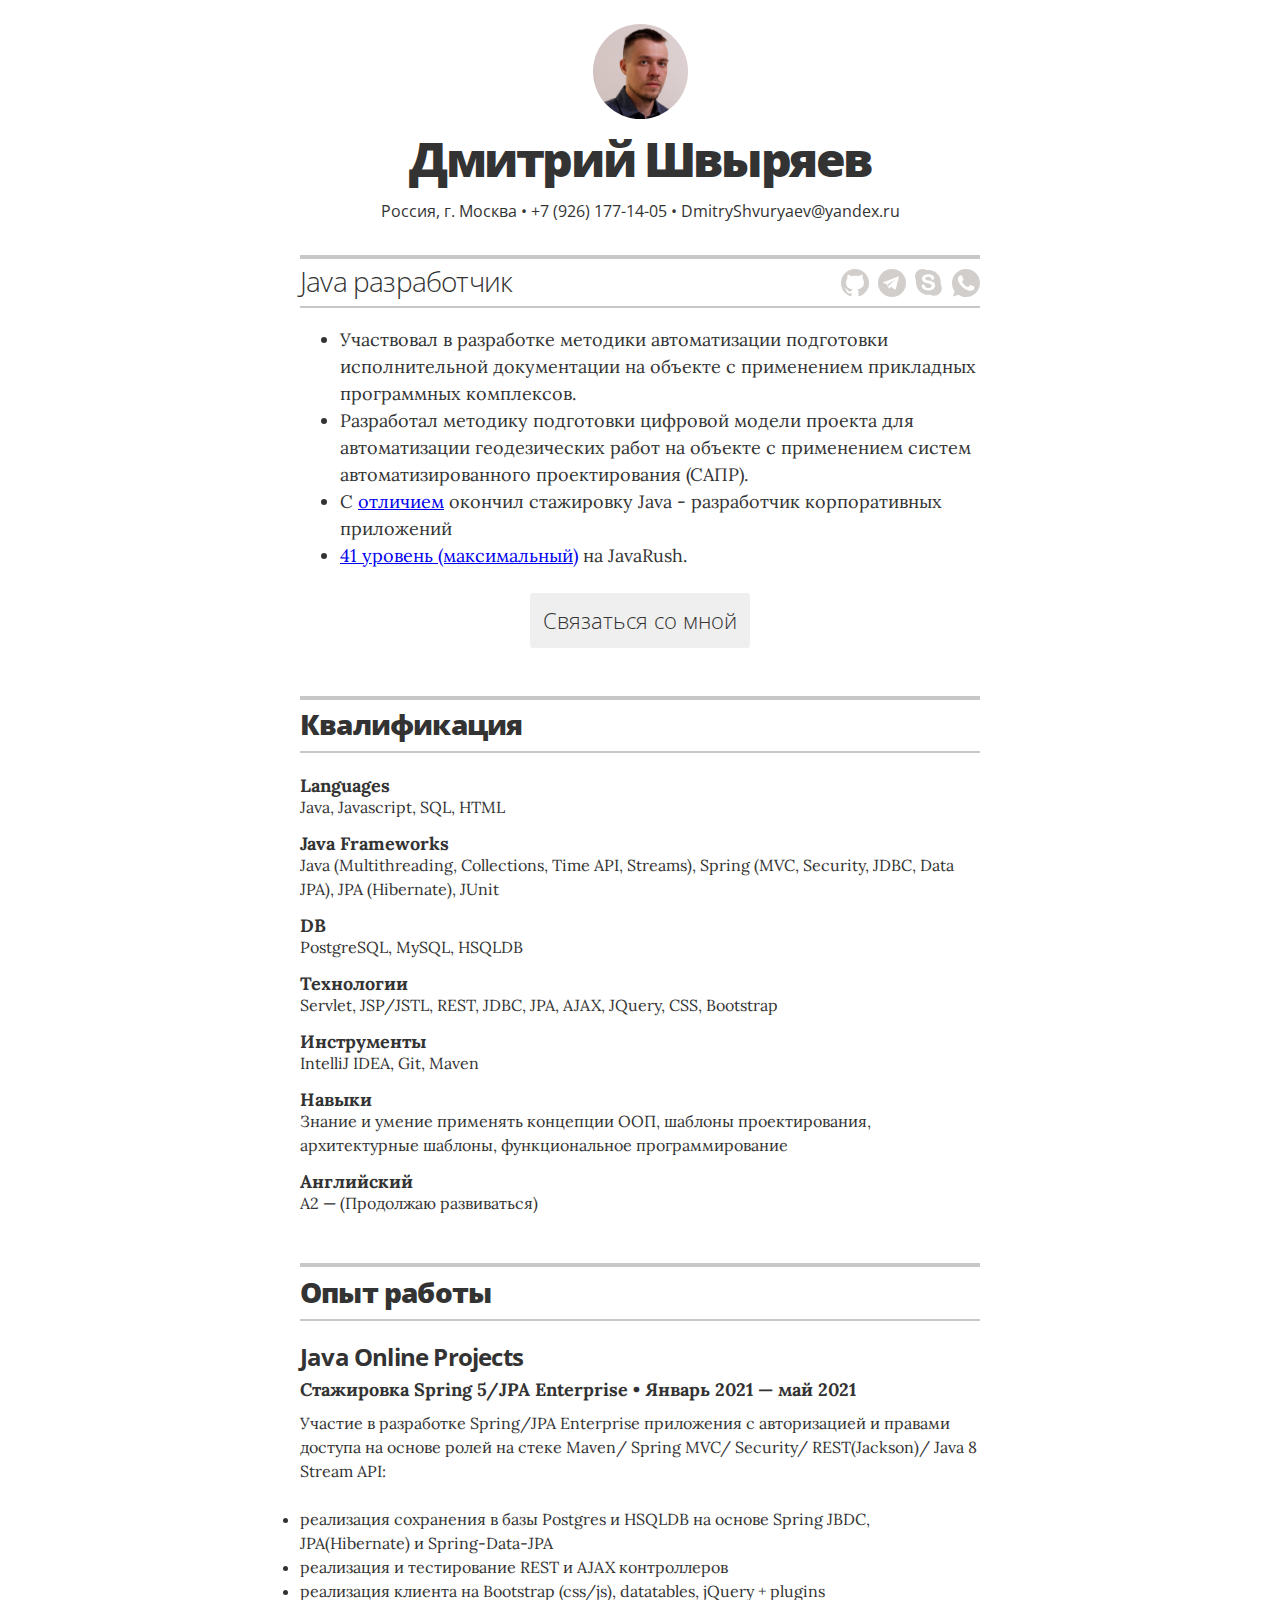
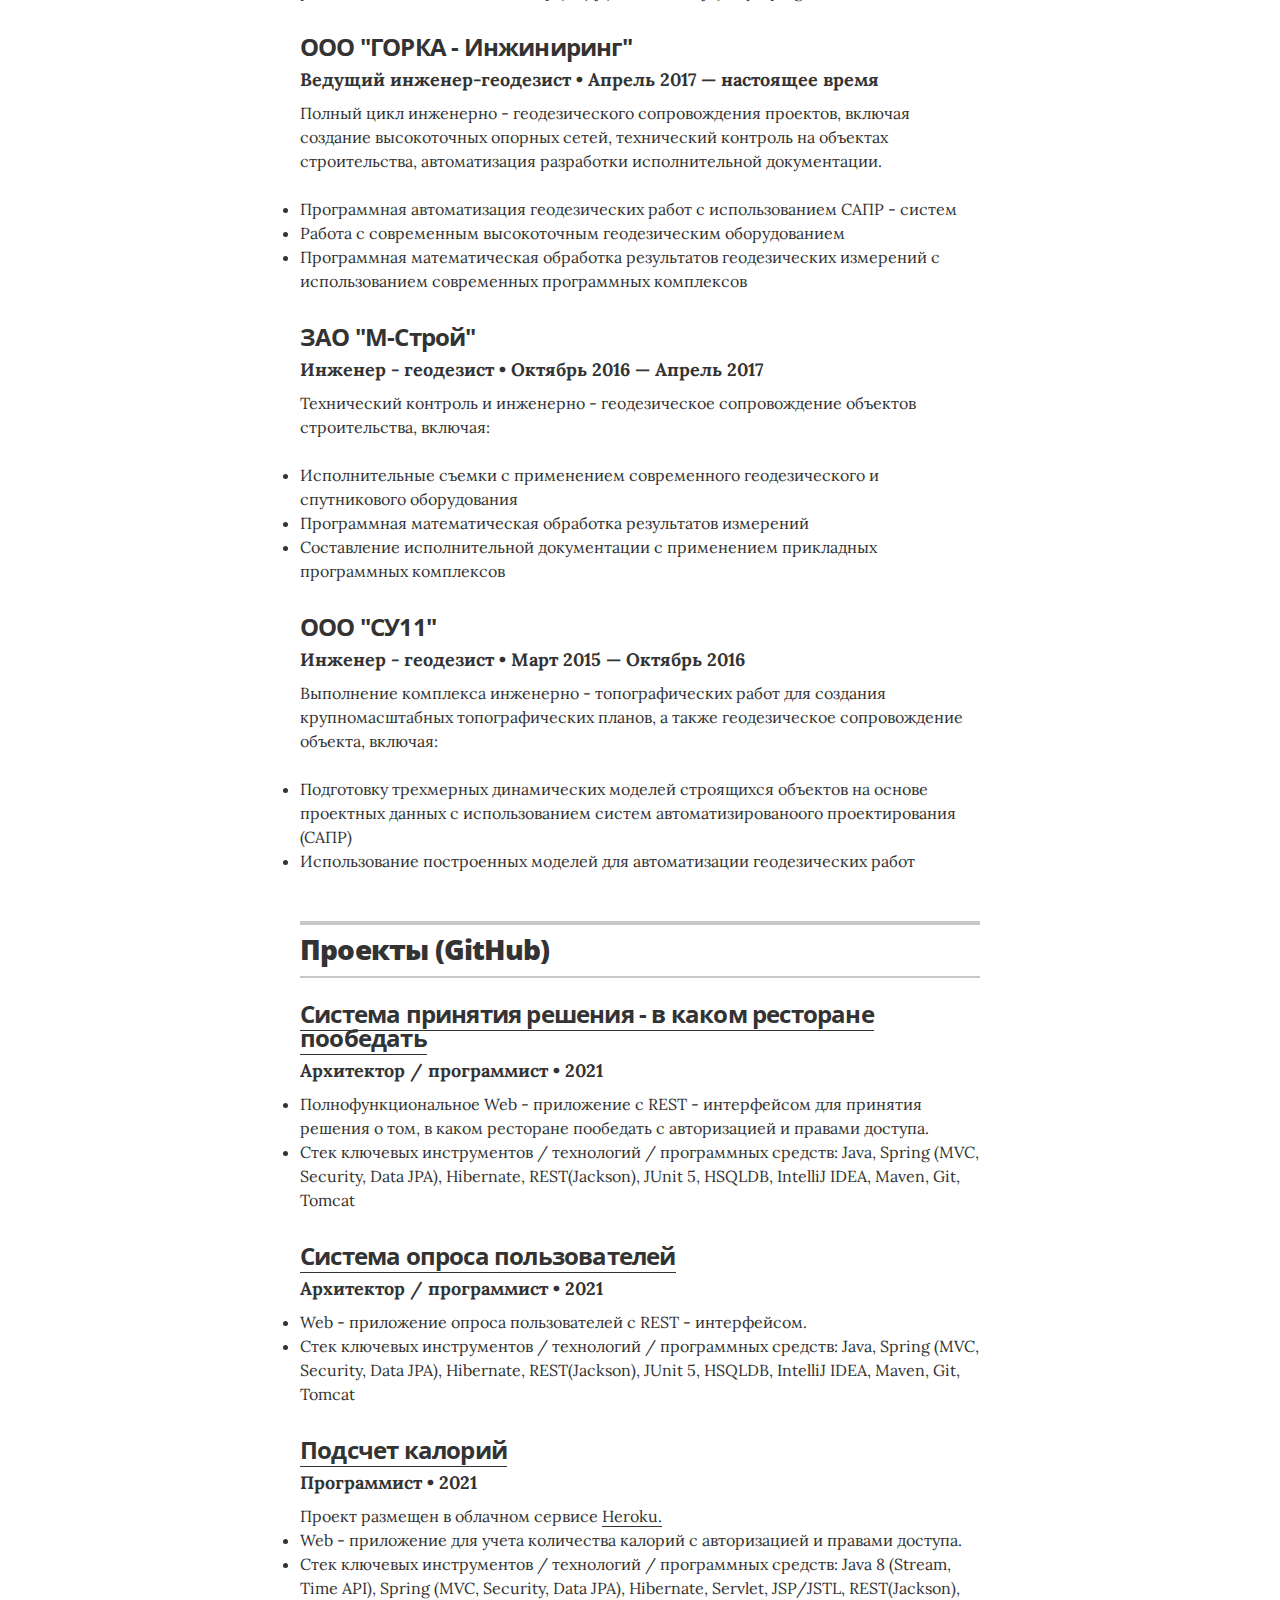
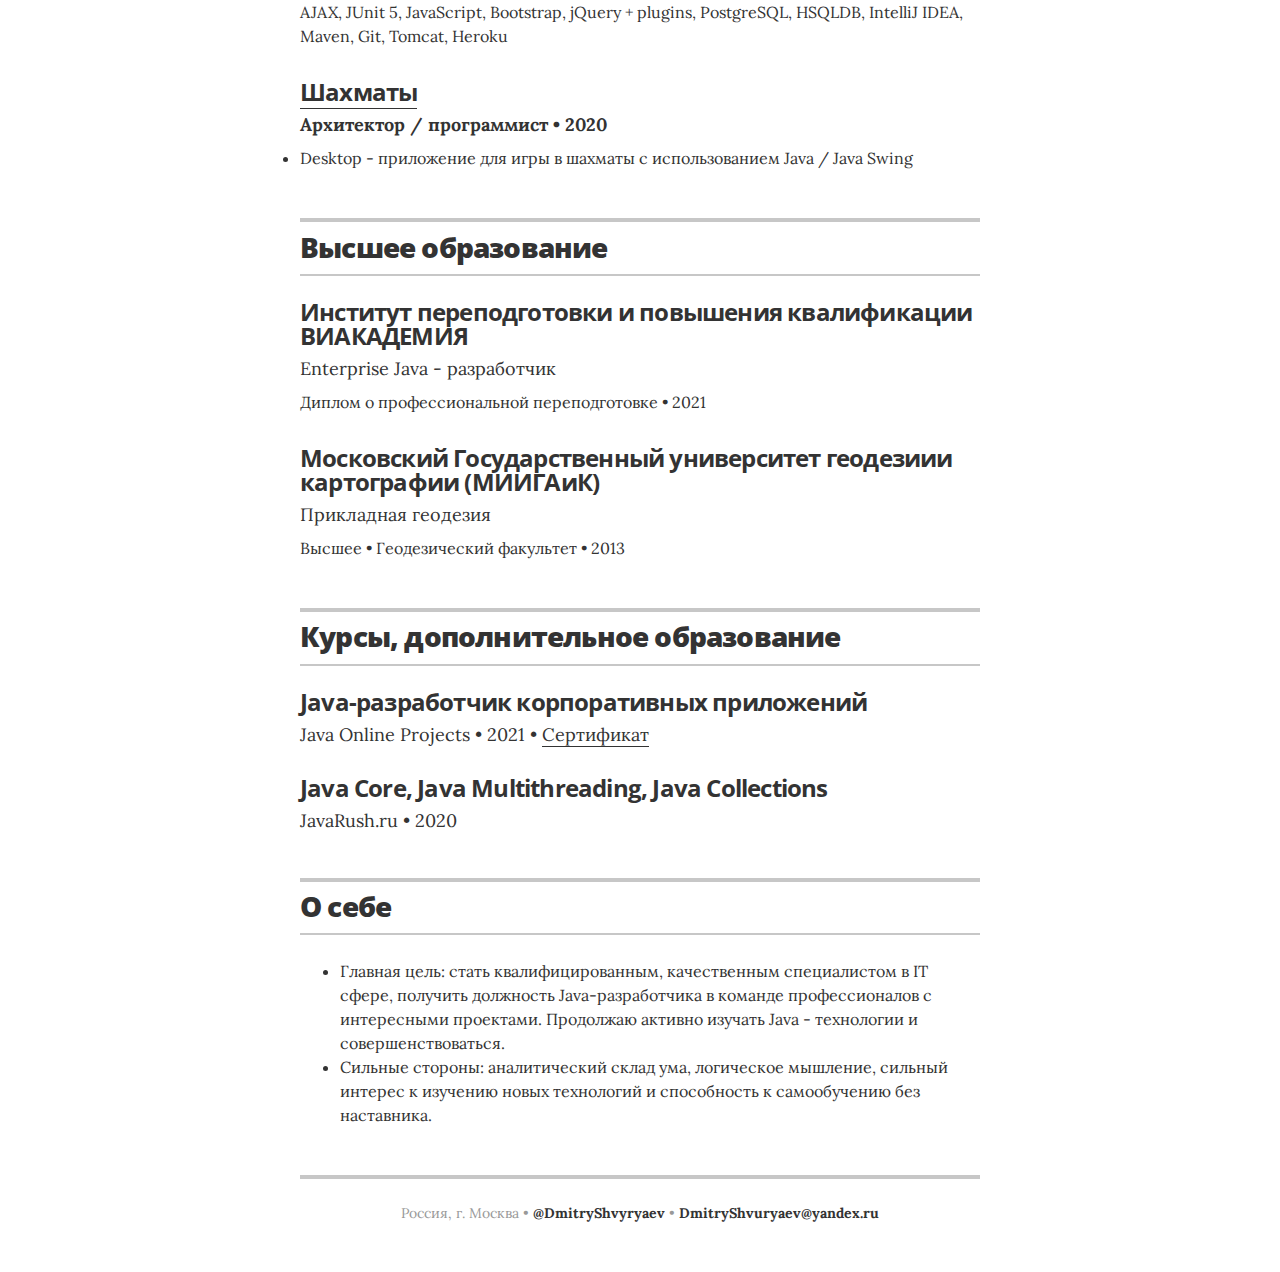
<file: index.html>
<!DOCTYPE html>
<html>

  <head>
  <meta charset="utf-8">
  <meta http-equiv="X-UA-Compatible" content="IE=edge">
  <meta name="viewport" content="width=device-width, initial-scale=1">

  <title>Dmitry Shvyryaev</title>

  <!-- Google font typography settings - defined in _config.yml -->
  
  <link href='https://fonts.googleapis.com/css?family=Lora:400,700|Open+Sans:400,300,800,700' rel='stylesheet' type='text/css'>
  

  <meta name="description" content="A resume for Dmitry Shvyryaev and GitHub Pages sites.">

  <link rel="stylesheet" href="css/main.css">
  <link rel="icon" type="image/x-icon" href="/favicon.png" />
</head>


  <body class="theme-default">

    <div class="wrapper" itemscope itemtype="http://schema.org/Person">
      <meta itemprop="telephone" content="+7 (926) 177-14-05"/>
      <meta itemprop="address" content="Россия, г. Москва"/>

      <header class="page-header">

        <!-- You can turn off the avatar in _config.yml by setting to false -->
        
        <img src="images/avatar.jpg" alt="my photo" class="avatar no-print" itemprop="image">
        

        <!-- Your name is defined in the _config.yml file -->
        <h1 class="header-name" itemprop="name">Дмитрий Швыряев</h1>

        <!-- To display contact info here, change `display_header_contact_info` value in _config.yml to true -->
        
        <div class="header-contact-info">
          <p>Россия, г. Москва • +7 (926) 177-14-05 • <a href='mailto:DmitryShvuryaev@yandex.ru'>DmitryShvuryaev@yandex.ru</a></p>
        </div>
        

        <div class="title-bar no-print">

          <!-- Your title is also defined in the _config.yml file -->
          <h2 class="header-title" itemprop="jobTitle">Java разработчик</h2>

          <!-- This is the markup for the icon links; moved out to an include because it's very verbose, and you shouldn't ever need to edit the markup (unless you want to re-order the icons); if you want to customize which links appear, define them in the _config.yml file -->
          <!-- and guess where these are defined? Yup, you guessed it: the _config.yml file -->

<ul class="icon-links">

  <!-- GitHub link -->
  
  <li class="icon-link-item"><a href="https://github.com/DmitryShvyryaev" class="icon-link" itemprop="sameAs"><svg class="icon" xmlns="http://www.w3.org/2000/svg" xmlns:xlink="http://www.w3.org/1999/xlink" x="0px" y="0px"
   viewBox="0 0 28 28" enable-background="new 0 0 28 28" xml:space="preserve" width="28">
<path id="GitHub" fill-rule="evenodd" clip-rule="evenodd" fill="#D1CECC" d="M14.01,0C6.27,0-0.01,6.28-0.01,14.02
  c0,6.19,4.02,11.45,9.59,13.3c0.7,0.13,0.96-0.3,0.96-0.68c0-0.33-0.01-1.21-0.02-2.38c-3.9,0.85-4.72-1.88-4.72-1.88
  c-0.64-1.62-1.56-2.05-1.56-2.05c-1.27-0.87,0.1-0.85,0.1-0.85c1.41,0.1,2.15,1.44,2.15,1.44c1.25,2.14,3.28,1.52,4.08,1.16
  c0.13-0.91,0.49-1.52,0.89-1.87c-3.11-0.35-6.38-1.56-6.38-6.93c0-1.53,0.55-2.78,1.44-3.76C6.37,9.17,5.89,7.74,6.65,5.81
  c0,0,1.18-0.38,3.85,1.44c1.12-0.31,2.32-0.47,3.51-0.47c1.19,0.01,2.39,0.16,3.51,0.47c2.68-1.81,3.85-1.44,3.85-1.44
  c0.76,1.93,0.28,3.35,0.14,3.71c0.9,0.98,1.44,2.23,1.44,3.76c0,5.38-3.28,6.57-6.4,6.92c0.5,0.43,0.95,1.29,0.95,2.6
  c0,1.87-0.02,3.39-0.02,3.84c0,0.37,0.25,0.81,0.96,0.67c5.56-1.86,9.58-7.11,9.58-13.3C28.03,6.28,21.75,0,14.01,0z"/>
</svg>
</a></li>  

  <!-- Telegram link -->
  
  <li class="icon-link-item"><a href="https://t.me/DmitryShvyryaev" class="icon-link" itemprop="sameAs"><svg class="icon-telegram" xmlns="http://www.w3.org/2000/svg" xmlns:xlink="http://www.w3.org/1999/xlink"
viewBox="0 0 107 107" enable-background="new 0 0 28 28" width="28">
<rect width="107" fill="#D1CECC" height="107" rx="53.56" ry="53.56"/>
<path  fill="#fff" d="M77.89,28.75a1.84,1.84,0,0,0-.66.12L20.44,50.46a1.83,1.83,0,0,0,.06,3.44l13.17,4.45,7.94,15.89h0l0,0h0a.86.86,0,0,0,.76.48.84.84,0,0,0,.55-.2l7.44-6.31L42.08,62l.65,8.28-6-12.36L68.5,38.82,42.08,62,62.65,77.57a3.7,3.7,0,0,0,2.25.76,3.74,3.74,0,0,0,3.64-2.84L79.66,31A1.83,1.83,0,0,0,77.89,28.75Z"/></svg></a></li>

<!-- Skype link -->
  
  <li class="icon-link-item"><a href="https://join.skype.com/invite/gyxe0Hek5era" class="icon-link" itemprop="sameAs"><svg width="28px" height="28px" class="icon-telegram" xmlns="http://www.w3.org/2000/svg" xmlns:xlink="http://www.w3.org/1999/xlink"
viewBox="0 0 500 500" enable-background="new 0 0 500 500" preserveAspectRatio="xMidYMid">
<path  fill="#D1CECC" d="M458.142,273.67c1.853-11.237,2.769-22.852,2.769-34.587c0-122.55-99.379-221.829-221.848-221.829
		c-11.715,0-23.33,0.956-34.587,2.769C183.994,7.272,159.906,0,134.045,0C60.01,0,0,60.01,0,134.045
		c0,25.861,7.292,49.928,20.023,70.43c-1.813,11.317-2.769,22.753-2.769,34.607c0,122.45,99.279,221.809,221.809,221.809
		c11.735,0,23.33-0.897,34.607-2.749c20.501,12.612,44.688,20.023,70.43,20.023c74.175,0,134.065-59.89,134.065-134.065
		C478.165,318.358,470.773,294.191,458.142,273.67z M344.498,339.955c-9.583,13.548-23.271,24.187-41.341,31.718
		c-17.931,7.551-39.349,11.297-64.054,11.297c-29.467,0-53.953-5.14-73.319-15.5c-13.608-7.471-24.745-17.592-33.232-29.965
		c-8.647-12.532-12.99-24.745-12.99-36.819c0-7.013,2.73-13.07,7.91-18.17c5.32-5.061,12.114-7.551,20.242-7.551
		c6.575,0,12.193,1.953,16.815,5.997c4.483,3.845,8.288,9.504,11.476,17.015c3.746,8.766,7.89,16.158,12.153,21.916
		c4.383,5.638,10.46,10.579,18.27,14.345c7.83,3.746,18.15,5.638,31.16,5.638c17.712,0,32.157-3.785,42.975-11.297
		c10.918-7.79,16.278-17.074,16.278-28.331c0-8.886-2.829-15.959-8.766-21.537c-5.977-5.618-13.568-9.822-22.912-12.95
		c-9.464-2.929-22.334-6.136-38.293-9.484c-21.438-4.602-39.389-10.161-53.913-16.437c-14.624-6.296-26.14-14.783-34.767-25.701
		c-8.627-10.958-12.871-24.546-12.871-40.664c0-15.401,4.483-29.188,13.608-41.122c9.085-11.934,22.175-21.219,39.349-27.694
		c16.955-6.356,37.137-9.583,60.069-9.583c18.409,0,34.308,2.112,47.816,6.435c13.488,4.264,24.685,9.862,33.611,16.895
		c8.866,7.133,15.401,14.484,19.585,22.354c4.204,7.77,6.156,15.441,6.156,22.872c0,6.854-2.729,13.289-7.93,18.708
		c-5.16,5.579-11.795,8.368-19.665,8.368c-7.013,0-12.552-1.654-16.357-5.14c-3.965-3.267-7.79-8.607-12.034-16.058
		c-5.479-10.281-11.715-18.23-19.186-24.028c-7.392-5.618-19.445-8.607-35.982-8.607c-15.54,0-27.893,3.208-37.237,9.464
		c-9.384,6.196-13.847,13.548-13.847,21.996c0,5.379,1.474,9.842,4.662,13.727c3.088,3.965,7.511,7.232,13.09,10.081
		c5.618,2.989,11.396,5.12,17.074,6.734c5.818,1.654,15.401,4.025,28.909,7.212c16.796,3.586,31.898,7.71,45.744,11.994
		c13.628,4.443,25.303,9.802,35.006,16.258c9.523,6.196,17.274,14.345,22.534,24.247c5.559,9.543,8.308,21.597,8.308,35.623
		C358.584,311.106,353.862,326.447,344.498,339.955z"/></svg></a></li>
		
		<!-- WhatsUp link -->
  
  <li class="icon-link-item"><a href="https://wa.me/+79261771405" class="icon-link" itemprop="sameAs"><svg width="28px" height="28px" version="1.1" id="Capa_1" xmlns="http://www.w3.org/2000/svg" xmlns:xlink="http://www.w3.org/1999/xlink" x="0px" y="0px"
	 viewBox="0 0 512 512" style="enable-background:new 0 0 512 512;" xml:space="preserve">
<path fill="#D1CECC" d="M256.064,0h-0.128C114.784,0,0,114.816,0,256c0,56,18.048,107.904,48.736,150.048l-31.904,95.104l98.4-31.456
			C155.712,496.512,204,512,256.064,512C397.216,512,512,397.152,512,256S397.216,0,256.064,0z M405.024,361.504
			c-6.176,17.44-30.688,31.904-50.24,36.128c-13.376,2.848-30.848,5.12-89.664-19.264C189.888,347.2,141.44,270.752,137.664,265.792
			c-3.616-4.96-30.4-40.48-30.4-77.216s18.656-54.624,26.176-62.304c6.176-6.304,16.384-9.184,26.176-9.184
			c3.168,0,6.016,0.16,8.576,0.288c7.52,0.32,11.296,0.768,16.256,12.64c6.176,14.88,21.216,51.616,23.008,55.392
			c1.824,3.776,3.648,8.896,1.088,13.856c-2.4,5.12-4.512,7.392-8.288,11.744c-3.776,4.352-7.36,7.68-11.136,12.352
			c-3.456,4.064-7.36,8.416-3.008,15.936c4.352,7.36,19.392,31.904,41.536,51.616c28.576,25.44,51.744,33.568,60.032,37.024
			c6.176,2.56,13.536,1.952,18.048-2.848c5.728-6.176,12.8-16.416,20-26.496c5.12-7.232,11.584-8.128,18.368-5.568
			c6.912,2.4,43.488,20.48,51.008,24.224c7.52,3.776,12.48,5.568,14.304,8.736C411.2,329.152,411.2,344.032,405.024,361.504z"/></svg></a></li>

</ul>

        </div>

        <div class="executive-summary" itemprop="description">
           <ul class='resume-item-list'> 
		   <li>Участвовал в разработке методики автоматизации подготовки исполнительной документации на объекте с применением прикладных программных комплексов.</li> 
		   <li>Разработал методику подготовки цифровой модели проекта для автоматизации геодезических работ на объекте с применением систем автоматизированного проектирования (САПР).</li> 
		   <li>С <a href='https://javaops.ru/certificate/topjava?email=dmitryshvuryaev@yandex.ru'>отличием</a> окончил стажировку Java - разработчик корпоративных приложений</li>
		   <li><a href='https://javarush.ru/users/2310416'>41 уровень (максимальный)</a> на JavaRush.</li>		   
		   </ul>
        </div>
		
        <a href="https://t.me/DmitryShvyryaev" class="contact-button no-print" itemprop="email">Связаться со мной</a>
		
		</header>

      
      <!-- begin Skills -->
      <section class="content-section">

        <header class="section-header">
          <h2>Квалификация</h2>
        </header>
        
        <div class="resume-item-qualification">
          <h4 class="resume-item-details-qualification">Languages</h4>
          <p class="resume-item-copy-qualification">Java, Javascript, SQL, HTML</p>
        </div>
        
        <div class="resume-item-qualification">
          <h4 class="resume-item-details-qualification">Java Frameworks</h4>
          <p class="resume-item-copy-qualification">Java (Multithreading, Collections, Time API, Streams), Spring (MVC, Security, JDBC, Data JPA), JPA (Hibernate), JUnit</p>
        </div>
        
        <div class="resume-item-qualification">
          <h4 class="resume-item-details-qualification">DB</h4>
          <p class="resume-item-copy-qualification">PostgreSQL, MySQL, HSQLDB</p>
        </div>
        
        <div class="resume-item-qualification">
          <h4 class="resume-item-details-qualification">Технологии</h4>
          <p class="resume-item-copy-qualification">Servlet, JSP/JSTL, REST, JDBC, JPA, AJAX, JQuery, CSS, Bootstrap</p>
        </div>
        
        <div class="resume-item-qualification">
          <h4 class="resume-item-details-qualification">Инструменты</h4>
          <p class="resume-item-copy-qualification">IntelliJ IDEA, Git, Maven</p>
        </div>
		
		<div class="resume-item-qualification">
          <h4 class="resume-item-details-qualification">Навыки</h4>
          <p class="resume-item-copy-qualification">Знание и умение применять концепции ООП, шаблоны проектирования, архитектурные шаблоны, функциональное программирование</p>
        </div>
        
        <div class="resume-item-qualification">
          <h4 class="resume-item-details-qualification">Английский</h4>
          <p class="resume-item-copy-qualification">A2 &mdash; (Продолжаю развиваться)</p>
        </div>
		</section>
      <!-- end Skills -->

      
      <!-- begin Experience -->
      <section class="content-section">

        <header class="section-header">
          <h2>Опыт работы</h2>
        </header>
		
        <div class="resume-item" itemscope itemprop="worksFor" itemtype="http://schema.org/Organization">
          <h3 class="resume-item-title" itemprop="name">Java Online Projects</h3>
          <h4 class="resume-item-details" itemprop="description">Стажировка Spring 5/JPA Enterprise &bull; Январь 2021 &mdash; май 2021</h4>
          <p class="resume-item-copy">Участие в разработке Spring/JPA Enterprise приложения c авторизацией и правами доступа на основе ролей на стеке Maven/ Spring MVC/ Security/ REST(Jackson)/ Java 8 Stream API: 
		  <br><br>
		  <li>реализация сохранения в базы Postgres и HSQLDB на основе Spring JBDC, JPA(Hibernate) и Spring-Data-JPA</li> 
		  <li>реализация и тестирование REST и AJAX контроллеров</li> 
		  <li>реализация клиента на Bootstrap (css/js), datatables, jQuery + plugins</li></p>
        </div><!-- end of resume-item -->
        
        <div class="resume-item" itemscope itemprop="worksFor" itemtype="http://schema.org/Organization">
          <h3 class="resume-item-title" itemprop="name">ООО "ГОРКА - Инжиниринг"</h3>
          <h4 class="resume-item-details" itemprop="description">Ведущий инженер-геодезист &bull; Апрель 2017 &mdash; настоящее время</h4>
          <p class="resume-item-copy">Полный цикл инженерно - геодезического сопровождения проектов, включая создание высокоточных опорных сетей, технический контроль на объектах строительства, автоматизация разработки исполнительной документации. 
		  <br><br> 
		  <li>Программная автоматизация геодезических работ с использованием САПР - систем</li> 
		  <li>Работа с современным высокоточным геодезическим оборудованием</li> 
		  <li>Программная математическая обработка результатов геодезических измерений с использованием современных программных комплексов</li></p>
        </div><!-- end of resume-item -->
        
        <div class="resume-item" itemscope itemprop="worksFor" itemtype="http://schema.org/Organization">
          <h3 class="resume-item-title" itemprop="name">ЗАО "М-Строй"</h3>
          <h4 class="resume-item-details" itemprop="description">Инженер - геодезист &bull; Октябрь 2016 &mdash; Апрель 2017</h4>
          <p class="resume-item-copy">Технический контроль и инженерно - геодезическое сопровождение объектов строительства, включая: 
		  <br><br> 
		  <li>Исполнительные съемки с применением современного геодезического и спутникового оборудования</li> 
		  <li>Программная математическая обработка результатов измерений</li> 
		  <li>Cоставление исполнительной документации с применением прикладных программных комплексов</li></p>
        </div><!-- end of resume-item -->
        
        <div class="resume-item" itemscope itemprop="worksFor" itemtype="http://schema.org/Organization">
          <h3 class="resume-item-title" itemprop="name">ООО "СУ11"</h3>
          <h4 class="resume-item-details" itemprop="description">Инженер - геодезист &bull; Март 2015 &mdash; Октябрь 2016</h4>
          <p class="resume-item-copy">Выполнение комплекса инженерно - топографических работ для создания крупномасштабных топографических планов, а также геодезическое сопровождение объекта, включая:
		  <br><br> 
		  <li>Подготовку трехмерных динамических моделей строящихся объектов на основе проектных данных с использованием систем автоматизированоого проектирования (САПР)</li> 
		  <li>Использование построенных моделей для автоматизации геодезических работ</li> </p>
        </div><!-- end of resume-item -->        

      </section>
      <!-- end Experience -->
	  
	  
      <!-- begin Projects -->
      <section class="content-section">
        <header class="section-header">
          <h2>Проекты (GitHub)</h2>
        </header>
        
        <div class="resume-item" itemscope itemtype="http://schema.org/CreativeWork">
          <h3 class="resume-item-title" itemprop="name"><a href='https://github.com/DmitryShvyryaev/restaurant-voting'>Cистема принятия решения - в каком ресторане пообедать</a></h3>
          <h4 class="resume-item-details" itemprop="description">Архитектор / программист  &bull; 2021</h4>
          <p class="resume-item-copy">
		  <li>Полнофункциональное Web - приложение с REST - интерфейсом для принятия решения о том, в каком ресторане пообедать с авторизацией и правами доступа.</li> 
		  <li>Стек ключевых инструментов / технологий / программных средств: Java, Spring (MVC, Security, Data JPA), Hibernate, REST(Jackson), JUnit 5, HSQLDB, IntelliJ IDEA, Maven, Git, Tomcat</li></p>
        </div>
		
		<div class="resume-item" itemscope itemtype="http://schema.org/CreativeWork">
          <h3 class="resume-item-title" itemprop="name"><a href='https://github.com/DmitryShvyryaev/users-survey'>Система опроса пользователей</a></h3>
          <h4 class="resume-item-details" itemprop="description">Архитектор / программист  &bull; 2021</h4>
          <p class="resume-item-copy"><li>Web - приложение опроса пользователей с REST - интерфейсом.</li> 
		  <li>Стек ключевых инструментов / технологий / программных средств: Java, Spring (MVC, Security, Data JPA), Hibernate, REST(Jackson), JUnit 5, HSQLDB, IntelliJ IDEA, Maven, Git, Tomcat</li></p>
        </div>
        
        <div class="resume-item" itemscope itemtype="http://schema.org/CreativeWork">
          <h3 class="resume-item-title" itemprop="name"><a href="https://github.com/DmitryShvyryaev/topjava" itemprop="url">Подсчет калорий</a></h3>
          <h4 class="resume-item-details" itemprop="description">Программист  &bull; 2021</h4>
          <p class="resume-item-copy">Проект размещен в облачном сервисе <a href='https://topjava-shvyryaev.herokuapp.com/'>Heroku.</a>
		  <br>
		  <li>Web - приложение для учета количества калорий с авторизацией и правами доступа.</li>
		  <li>Стек ключевых инструментов / технологий / программных средств: Java 8 (Stream, Time API), Spring (MVC, Security, Data JPA), Hibernate, Servlet, JSP/JSTL, REST(Jackson), AJAX, JUnit 5, JavaScript, Bootstrap, jQuery + plugins, PostgreSQL, HSQLDB, IntelliJ IDEA, Maven, Git, Tomcat, Heroku</li></p>
        </div>
		
		<div class="resume-item" itemscope itemtype="http://schema.org/CreativeWork">
          <h3 class="resume-item-title" itemprop="name"><a href="https://github.com/DmitryShvyryaev/chess-time" itemprop="url">Шахматы</a></h3>
          <h4 class="resume-item-details" itemprop="description">Архитектор / программист  &bull; 2020</h4>
          <p class="resume-item-copy"><li>Desktop - приложение для игры в шахматы с использованием Java / Java Swing</li></p>
        </div>

      </section>
      <!-- end Projects -->   

      <!-- begin Education -->
      <section class="content-section">
        <header class="section-header">
          <h2>Высшее образование</h2>
        </header>
		
		<div class="resume-item" itemscope itemprop="alumniOf" itemtype="http://schema.org/CollegeOrUniversity">
          <h6 class="resume-item-title" itemprop="name">Институт переподготовки и повышения квалификации ВИАКАДЕМИЯ</h6>
          <p class="resume-item-details group" itemprop="description">Enterprise Java - разработчик</p>

          <p class="resume-item-copy">Диплом о профессиональной переподготовке &bull; 2021</p>
        </div>
        
        <div class="resume-item" itemscope itemprop="alumniOf" itemtype="http://schema.org/CollegeOrUniversity">
          <h6 class="resume-item-title" itemprop="name">Московский Государственный университет геодезиии картографии (МИИГАиК)</h6>
          <p class="resume-item-details group" itemprop="description">Прикладная геодезия</p>

          <p class="resume-item-copy">Высшее &bull; Геодезический факультет &bull; 2013</p>
        </div>
        
      </section>
      <!-- end Education -->
	  
      <!-- begin Associations -->
      <section class="content-section">

        <header class="section-header">
          <h2>Курсы, дополнительное образование</h2>
        </header>

        
        <div class="resume-item" itemscope itemprop="memberOf" itemtype="http://schema.org/Organization">
          <h4 class="resume-item-title" itemprop="name">Java-разработчик корпоративных приложений</h4>
          <p class="resume-item-details" itemprop="description">Java Online Projects &bull; 2021 &bull; <a href='https://javaops.ru/certificate/topjava?email=dmitryshvuryaev@yandex.ru'>Сертификат</a></p>

        </div>
		
		<div class="resume-item" itemscope itemprop="memberOf" itemtype="http://schema.org/Organization">
          <h4 class="resume-item-title" itemprop="name">Java Core, Java Multithreading, Java Collections</h4>
          <p class="resume-item-details" itemprop="description">JavaRush.ru &bull; 2020</p>
        </div>

      </section>
      <!-- end Associations -->
	  
	  <!-- begin Interests -->
      <section class="content-section"> 

        <header class="section-header">
          <h2>О себе </h2>
        </header>

        <div class="resume-item">
          <ul class="resume-item-list">
            
            <li>Главная цель: стать квалифицированным, качественным специалистом в IT сфере, получить должность Java-разработчика в команде профессионалов с интересными проектами. Продолжаю активно изучать Java - технологии и совершенствоваться.</li>
			<li> Сильные стороны: аналитический склад ума, логическое мышление, сильный интерес к изучению новых технологий и способность к самообучению без наставника.</li>
            
          </ul>
        </div>

      </section>
      <!-- end Interests -->
	  
      <!-- begin Print Social Links -->
      <section class="content-section print-only">

        <header class="section-header">
          <h2>Social Links</h2>
        </header>

        <div class="resume-item">
        <!-- and guess where these are defined? Yup, you guessed it: the _config.yml file -->

<ul>

  <!-- GitHub link -->
  
  <li><strong>Github</strong>: https://github.com/DmitryShvyryaev</li>  

  <!-- Telegram link -->
  
  <li><strong>Telegram</strong>: https://t.me/DmitryShvyryaev</li>
  
  <!-- Skype link -->
  
  <li><strong>Skype</strong>: https://join.skype.com/invite/gyxe0Hek5era</li>
  
  <!-- WhatsUpp link -->
  
  <li><strong>WhatsUp</strong>: https://wa.me/+79261771405</li>
    

</ul>


        </div>

      </section>
      <!-- end Print Social Links -->
      

      <footer class="page-footer">
        <p class="footer-line">Россия, г. Москва • <a href='https://t.me/DmitryShvyryaev'>@DmitryShvyryaev</a> • <a href='mailto:DmitryShvuryaev@yandex.ru'>DmitryShvuryaev@yandex.ru</a></p>
        <p class="footer-line"></p>
      </footer>

    </div>

  </body>

</html>
</file>
<file: css/main.css>
/*! normalize.css v3.0.3 | MIT License | github.com/necolas/normalize.css */html{font-family:sans-serif;text-size-adjust:100%}body{margin:0}article,aside,details,figcaption,figure,footer,header,hgroup,main,menu,nav,section,summary{display:block}audio,canvas,progress,video{display:inline-block;vertical-align:baseline}audio:not([controls]){display:none;height:0}[hidden],template{display:none}a{background-color:transparent}a:active,a:hover{outline:0}abbr[title]{border-bottom:1px dotted}b,strong{font-weight:bold}dfn{font-style:italic}h1{font-size:2em;margin:0.67em 0}mark{background:#ff0;color:#000}small{font-size:80%}sub,sup{font-size:75%;line-height:0;position:relative;vertical-align:baseline}sup{top:-0.5em}sub{bottom:-0.25em}img{border:0}svg:not(:root){overflow:hidden}figure{margin:1em 40px}hr{box-sizing:content-box;height:0}pre{overflow:auto}code,kbd,pre,samp{font-family:monospace, monospace;font-size:1em}button,input,optgroup,select,textarea{color:inherit;font:inherit;margin:0}button{overflow:visible}button,select{text-transform:none}button,html input[type="button"],input[type="reset"],input[type="submit"]{-webkit-appearance:button;cursor:pointer}button[disabled],html input[disabled]{cursor:default}button::-moz-focus-inner,input::-moz-focus-inner{border:0;padding:0}input{line-height:normal}input[type="checkbox"],input[type="radio"]{box-sizing:border-box;padding:0}input[type="number"]::-webkit-inner-spin-button,input[type="number"]::-webkit-outer-spin-button{height:auto}input[type="search"]{-webkit-appearance:textfield;box-sizing:content-box}input[type="search"]::-webkit-search-cancel-button,input[type="search"]::-webkit-search-decoration{-webkit-appearance:none}fieldset{border:1px solid #c0c0c0;margin:0 2px;padding:0.35em 0.625em 0.75em}legend{border:0;padding:0}textarea{overflow:auto}optgroup{font-weight:bold}table{border-collapse:collapse;border-spacing:0}td,th{padding:0}*{-webkit-box-sizing:border-box;-moz-box-sizing:border-box;box-sizing:border-box}html{background:#fff}body{font-family:"Lora", "Minion Pro", Palatino, Georgia, serif;color:#333;font-size:16px;line-height:1.5}.wrapper:before,.wrapper:after{content:"";display:table}.wrapper:after{clear:both}.wrapper{max-width:728px;padding:0 24px;margin:0 auto;zoom:1}.group:before,.group:after{content:"";display:table}.group:after{clear:both}.group{zoom:1}::-moz-selection{background:rgba(51,51,51,0.8);color:#fff;text-shadow:none}::selection{background:rgba(51,51,51,0.8);color:#fff;text-shadow:none}.container{width:980px;margin-right:auto;margin-left:auto}.container:before{display:table;content:""}.container:after{display:table;clear:both;content:""}.columns{margin-right:-10px;margin-left:-10px}.columns:before{display:table;content:""}.columns:after{display:table;clear:both;content:""}.column{float:left;padding-right:10px;padding-left:10px}.one-third{width:33.333333%}.two-thirds{width:66.666667%}.one-fourth{width:25%}.one-half{width:50%}.three-fourths{width:75%}.one-fifth{width:20%}.four-fifths{width:80%}.single-column{padding-right:10px;padding-left:10px}.table-column{display:table-cell;width:1%;padding-right:10px;padding-left:10px;vertical-align:top}.section-header{border-top:4px solid #c7c7c7;border-bottom:2px solid #c7c7c7;padding:.2rem 0 .4rem;margin-bottom:1.5rem}.section-header h2{font-family:"Open Sans", "Helvetica Neue", Helvetica, Arial, sans-serif;font-weight:900;font-size:1.75rem;letter-spacing:-.05rem;margin:0}.page-header{padding:1.5rem 0}.page-header .avatar{width:95px;max-width:100%;overflow:hidden;-webkit-border-radius:100px;-moz-border-radius:100px;border-radius:100px;margin:0 auto;display:block}.page-header .header-name{font-family:"Open Sans", "Helvetica Neue", Helvetica, Arial, sans-serif;font-size:3rem;font-weight:900;text-align:center;letter-spacing:-.15rem;line-height:1;margin:1rem 0 0}.page-header .header-contact-info{font-family:"Open Sans", "Helvetica Neue", Helvetica, Arial, sans-serif;text-align:center}.page-header .header-contact-info a{text-decoration:none}.page-header .header-contact-info a:hover{text-decoration:underline}.page-header .header-contact-info p a{color:inherit}.page-header .title-bar{border-top:4px solid #c7c7c7;border-bottom:2px solid #c7c7c7;padding:.2rem 0 .4rem;margin-top:2rem;padding:.4rem 0}.page-header .title-bar:before{display:table;content:""}.page-header .title-bar:after{display:table;clear:both;content:""}.page-header .title-bar .header-title{font-family:"Open Sans", "Helvetica Neue", Helvetica, Arial, sans-serif;font-weight:300;font-size:1.75rem;line-height:2rem;letter-spacing:-.05rem;text-align:center;margin:0 0 .5rem}@media (min-width: 600px){.page-header .title-bar .header-title{float:left;margin:0}}@media (min-width: 600px){.page-header .executive-summary{font-size:1.125rem}}.icon-links{margin:0;padding:0;list-style:none;position:relative;top:4px;text-align:center;border-top:2px solid #c7c7c7;padding-top:.4rem}@media (min-width: 600px){.icon-links{float:right;border-top:none;padding-top:0}}.icon-links .icon-link-item{display:inline-block;margin-left:5px}.icon-links .icon-link{display:inline-block}.icon-links .icon-link:hover .icon path{fill:#333;-webkit-transition:all 0.2s ease;-moz-transition:all 0.2s ease;transition:all 0.2s ease}.icon-links .icon-link:hover .icon-telegram rect{fill:#333;-webkit-transition:all 0.2s ease;-moz-transition:all 0.2s ease;transition:all 0.2s ease}.icon-links .icon{height:28px}.contact-button{-webkit-border-radius:3px;-moz-border-radius:3px;border-radius:3px;background-color:#efefef;text-decoration:none;text-align:center;display:block;margin:1.5rem auto;width:220px;font-size:1.375rem;font-family:"Open Sans", "Helvetica Neue", Helvetica, Arial, sans-serif;font-weight:300;color:#333;line-height:55px;-webkit-transition:all 0.2s ease;-moz-transition:all 0.2s ease;transition:all 0.2s ease}.contact-button:hover{background-color:#333;color:#fff}.contact-button.not-looking{width:400px}.content-section{margin:0 0 3rem}.content-section .resume-item{margin-bottom:2rem}.content-section .resume-item-qualification{margin-bottom:1rem}.content-section .resume-item-title{font-family:"Open Sans", "Helvetica Neue", Helvetica, Arial, sans-serif;font-weight:700;margin:0 0 .75rem;font-size:1.5rem;letter-spacing:-.05rem;line-height:1}.content-section .resume-item-title a{text-decoration:none}.content-section .resume-item-title a:hover{text-decoration:underline}.content-section .resume-item-details{font-size:1.125rem;margin:0 0 .75rem;line-height:1}.content-section .resume-item-details.award-title{font-size:1rem}.content-section .resume-item-details-qualification{font-size:1.125rem;margin:0 0 0;line-height:1}.content-section .resume-item-details-qualification.award-title{font-size:1rem}.content-section .resume-item-title a,.content-section .resume-item-details a,.content-section .resume-item-copy a,.content-section .resume-item-list a{color:#333;text-decoration:none;border-bottom:1px solid}.content-section .resume-item-title a:hover,.content-section .resume-item-details a:hover,.content-section .resume-item-copy a:hover,.content-section .resume-item-list a:hover{border-bottom:none;color:#9c9c9c}.content-section .resume-item-copy{margin:.75rem 0 0}.content-section .resume-item-copy-qualification{margin:0 0 0}.page-footer{border-top:4px solid #c7c7c7;padding-top:1.5rem;text-align:center;margin-bottom:3rem}.page-footer .footer-line{margin:0;font-size:.875rem;color:#999}.page-footer .footer-line>a{font-weight:700;color:#333}.page-footer a{text-decoration:none}.page-footer a:hover{text-decoration:underline}.print-only{display:none !important}@media print{.no-print{display:none !important}.print-only{display:block !important}body{font-size:12px;line-height:1rem}.page-header{padding:1rem 0 .2rem}.page-header .header-name{font-family:"Open Sans", "Helvetica Neue", Helvetica, Arial, sans-serif;font-weight:700;font-size:2rem;margin:0 0 .2rem}.section-header{border-top:1px solid #c7c7c7;border-bottom:1px solid #c7c7c7;padding:.2rem 0 .2rem;margin-bottom:1rem}.section-header h2{font-size:1.2rem;line-height:1.5rem}.content-section{margin:0 0 1rem}.content-section .resume-item{margin-bottom:1rem}.content-section .resume-item-title{font-size:16px;line-height:.7em}.content-section .resume-item-details{font-size:12px;margin:0 0 .75rem;line-height:.7em;font-style:italic}.content-section .resume-item-details.award-title{font-size:11px}}
</file>
